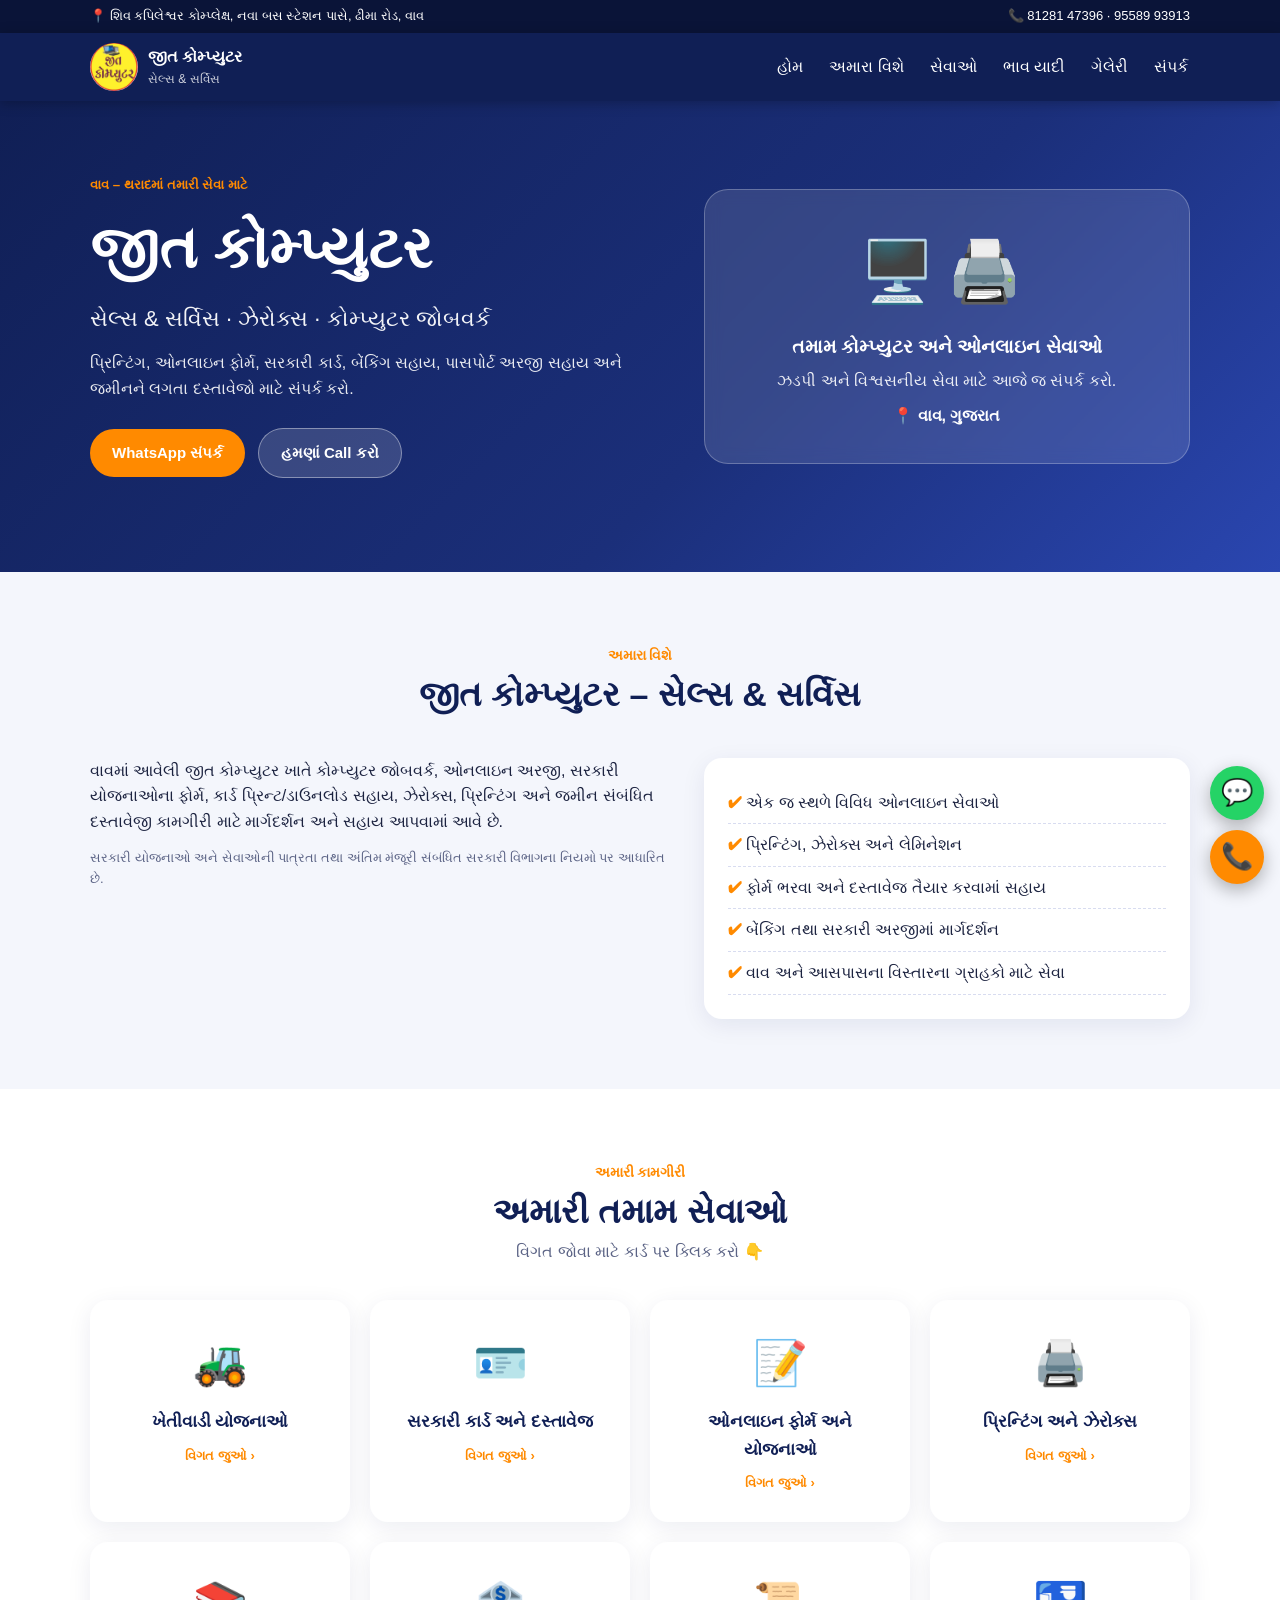
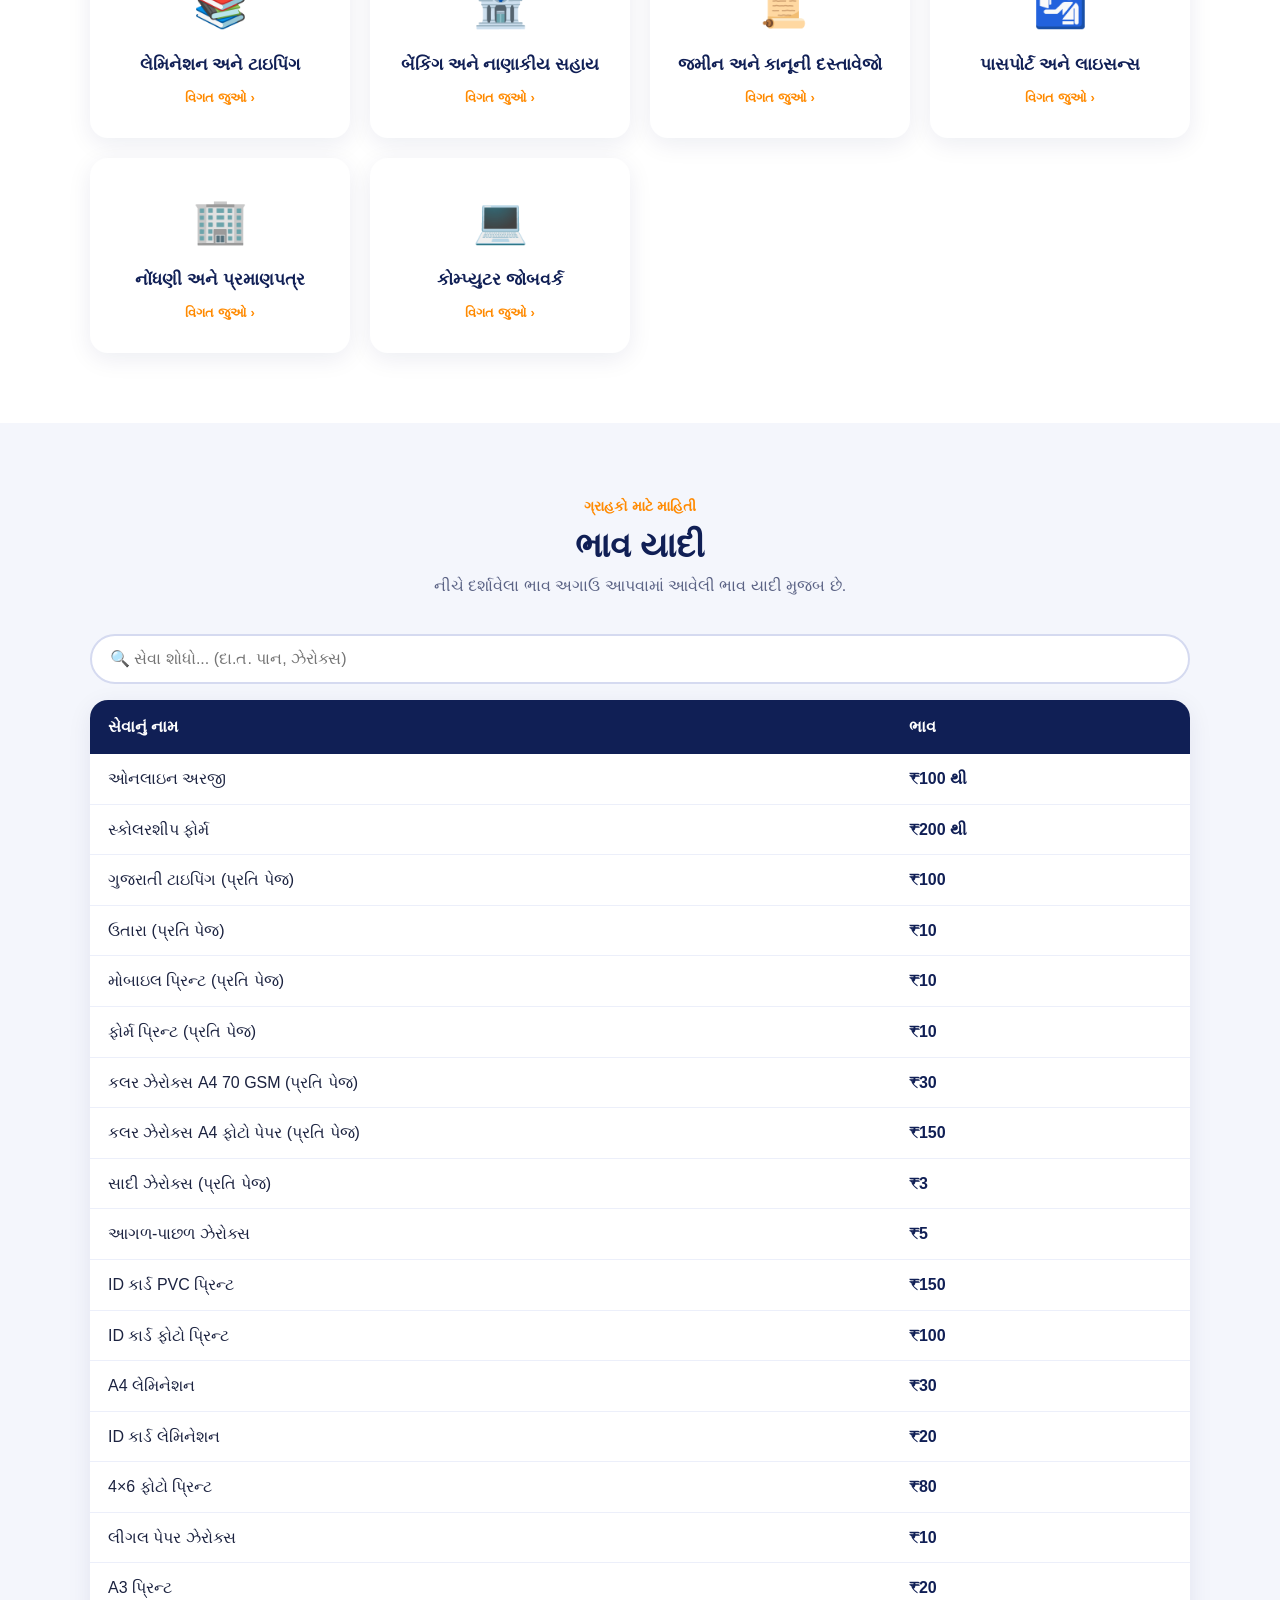
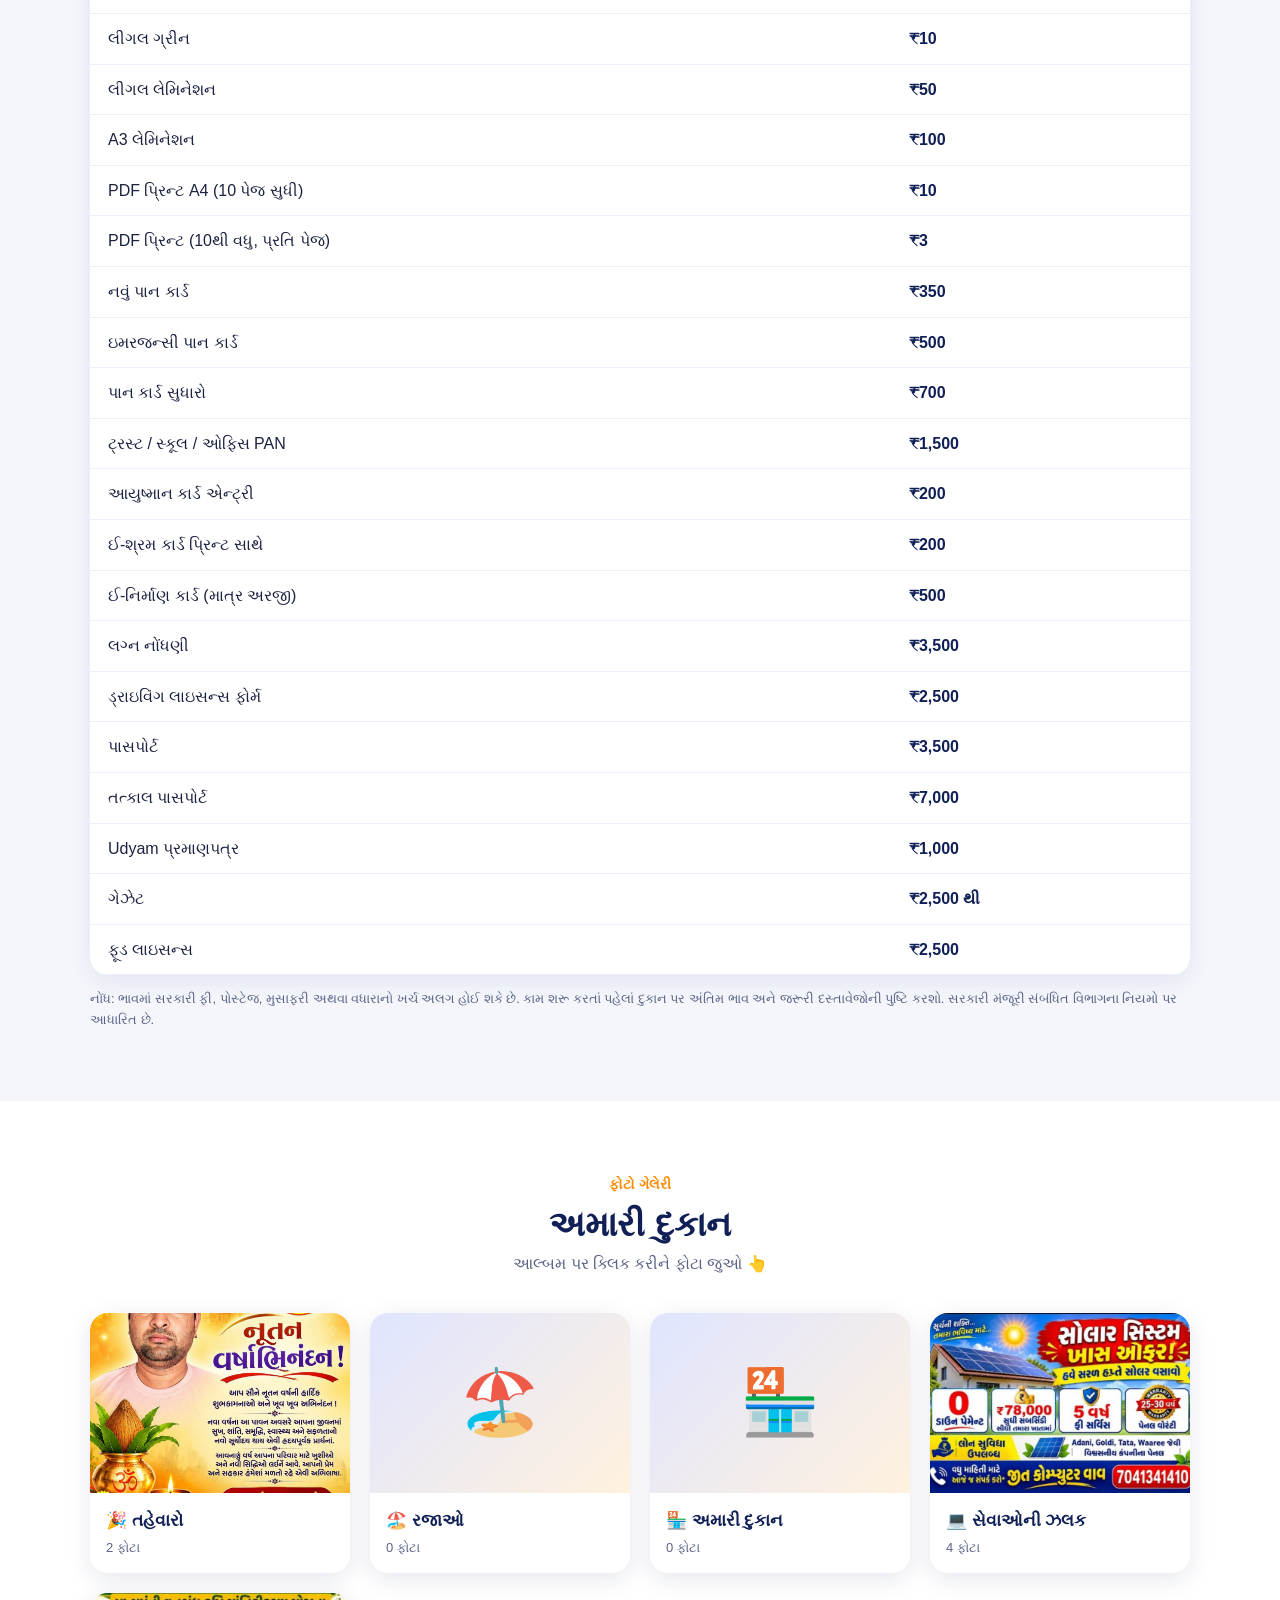
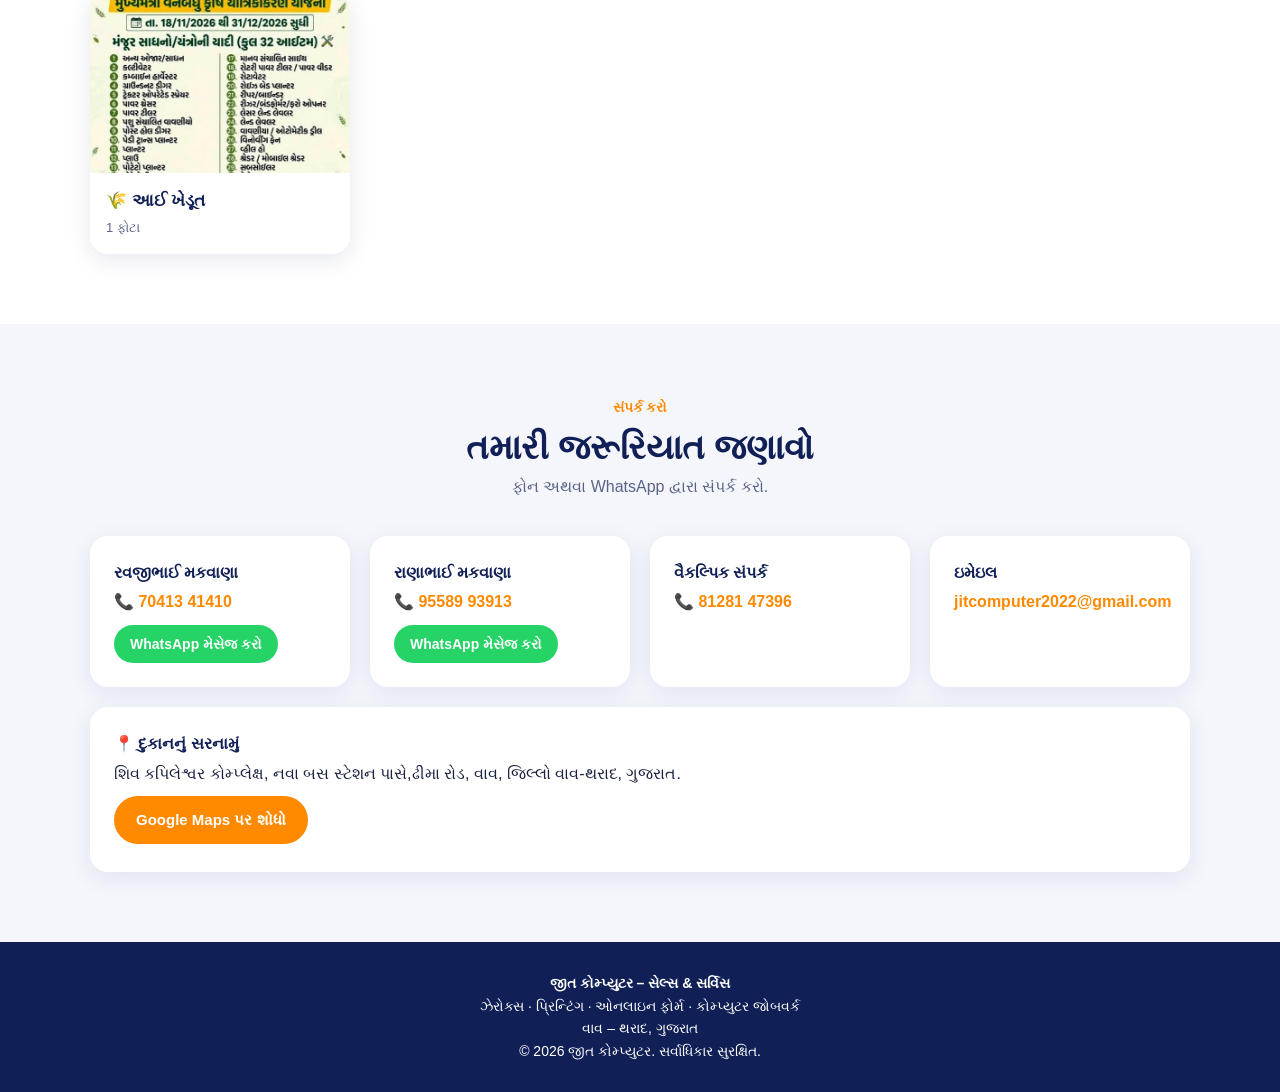
<file: index.html>
<!DOCTYPE html>
<html lang="gu">
<head>
<meta charset="UTF-8">
<meta name="viewport" content="width=device-width, initial-scale=1">
<meta name="theme-color" content="#101f55">
<meta name="description" content="જીત કોમ્પ્યુટર – વાવમાં સેલ્સ અને સર્વિસ, ઝેરોક્સ, પ્રિન્ટિંગ, ઓનલાઇન ફોર્મ, સરકારી કાર્ડ, બેંકિંગ સહાય અને જમીનના દસ્તાવેજો માટે સંપર્ક કરો.">
<title>જીત કોમ્પ્યુટર | સેલ્સ & સર્વિસ | વાવ – થરાદ</title>
<style>
:root{--navy:#101f55;--navy2:#1b2f7a;--accent:#ff8a00;--bg:#f4f6fc;--card:#fff;--text:#1c2340;--muted:#5b6385}
*{box-sizing:border-box;margin:0;padding:0}
html{scroll-behavior:smooth}
body{font-family:"Noto Sans Gujarati","Segoe UI",Arial,sans-serif;background:var(--bg);color:var(--text);line-height:1.6}
a{text-decoration:none;color:inherit}
.container{width:min(1100px,92%);margin:auto}

/* top bar */
.topbar{background:#0a1438;color:#fff;font-size:13px;padding:6px 0}
.topbar .container{display:flex;flex-wrap:wrap;justify-content:space-between;gap:6px}

/* nav */
header{position:sticky;top:0;z-index:50;background:var(--navy);color:#fff;box-shadow:0 2px 12px rgba(0,0,0,.25)}
.nav{display:flex;align-items:center;justify-content:space-between;padding:10px 0}
.logo{display:flex;align-items:center;gap:10px;font-weight:700}
.logo b{background:var(--accent);color:#fff;border-radius:10px;padding:6px 10px}
.logo small{display:block;font-weight:400;font-size:12px;opacity:.8}
nav ul{display:flex;gap:22px;list-style:none}
nav a{padding:6px 2px;border-bottom:2px solid transparent;transition:.25s}
nav a:hover{border-color:var(--accent);color:var(--accent)}
.burger{display:none;background:none;border:0;color:#fff;font-size:28px;cursor:pointer}
@media(max-width:760px){
 .burger{display:block}
 nav ul{position:absolute;left:0;right:0;top:100%;background:var(--navy);flex-direction:column;gap:0;max-height:0;overflow:hidden;transition:max-height .4s}
 nav ul.open{max-height:360px}
 nav li{padding:12px 6%;border-top:1px solid rgba(255,255,255,.1)}
}

/* hero */
.hero{background:linear-gradient(135deg,var(--navy),var(--navy2) 60%,#2a46b0);color:#fff;padding:70px 0 90px;position:relative;overflow:hidden}
.hero .container{display:grid;grid-template-columns:1.2fr 1fr;gap:30px;align-items:center}
.hero small{color:var(--accent);font-weight:600}
.hero h1{font-size:clamp(34px,6vw,58px);margin:6px 0}
.hero h2{font-size:clamp(16px,2.5vw,22px);font-weight:500;opacity:.95;margin-bottom:14px}
.hero p{opacity:.9;margin-bottom:22px}
.btn{display:inline-block;padding:12px 22px;border-radius:50px;font-weight:700;margin:4px 8px 4px 0;transition:.25s;border:0;cursor:pointer;font-size:15px}
.btn.primary{background:var(--accent);color:#fff}
.btn.ghost{background:rgba(255,255,255,.15);color:#fff;border:1px solid rgba(255,255,255,.4)}
.btn:hover{transform:translateY(-3px);box-shadow:0 8px 20px rgba(0,0,0,.3)}
.hero-card{background:rgba(255,255,255,.12);backdrop-filter:blur(8px);border:1px solid rgba(255,255,255,.25);border-radius:24px;padding:34px;text-align:center;animation:float 4s ease-in-out infinite}
.hero-card .icons{font-size:60px;letter-spacing:12px}
@keyframes float{0%,100%{transform:translateY(0)}50%{transform:translateY(-14px)}}
.bubble{position:absolute;border-radius:50%;background:rgba(255,255,255,.07);animation:rise linear infinite}
@keyframes rise{from{transform:translateY(0)}to{transform:translateY(-700px)}}
@media(max-width:760px){.hero .container{grid-template-columns:1fr}}

/* sections */
section{padding:70px 0}
.sec-head{text-align:center;margin-bottom:36px}
.sec-head span{color:var(--accent);font-weight:700;font-size:14px}
.sec-head h2{font-size:clamp(24px,4vw,34px);color:var(--navy)}
.sec-head p{color:var(--muted)}

/* about */
.about{display:grid;grid-template-columns:1.2fr 1fr;gap:30px}
.about ul{list-style:none;background:var(--card);padding:24px;border-radius:18px;box-shadow:0 6px 24px rgba(16,31,85,.08)}
.about li{padding:8px 0;border-bottom:1px dashed #d8dcf0}
.about li:before{content:"✔ ";color:var(--accent);font-weight:700}
@media(max-width:760px){.about{grid-template-columns:1fr}}

/* service cards */
.grid{display:grid;grid-template-columns:repeat(auto-fit,minmax(230px,1fr));gap:20px}
.scard{background:var(--card);border-radius:18px;padding:26px 18px;text-align:center;cursor:pointer;box-shadow:0 6px 24px rgba(16,31,85,.08);transition:.3s;border:2px solid transparent}
.scard:hover{transform:translateY(-8px);border-color:var(--accent);box-shadow:0 14px 34px rgba(16,31,85,.18)}
.scard .ic{font-size:44px;display:block;transition:.3s}
.scard:hover .ic{transform:scale(1.2) rotate(-6deg)}
.scard h3{font-size:17px;margin:10px 0 6px;color:var(--navy)}
.scard em{font-style:normal;font-size:13px;color:var(--accent);font-weight:600}

/* modal */
.overlay{position:fixed;inset:0;background:rgba(5,10,35,.65);display:flex;align-items:center;justify-content:center;padding:16px;opacity:0;pointer-events:none;transition:.3s;z-index:100}
.overlay.show{opacity:1;pointer-events:auto}
.modal{background:#fff;border-radius:22px;width:min(480px,100%);max-height:88vh;overflow:auto;padding:30px 26px;transform:translateY(40px) scale(.94);transition:.35s cubic-bezier(.2,.9,.3,1.2);position:relative}
.overlay.show .modal{transform:none}
.modal .big{font-size:50px}
.modal h3{color:var(--navy);margin:6px 0 12px}
.modal ul{list-style:none}
.modal li{padding:9px 0;border-bottom:1px dashed #dde0f2}
.modal li:before{content:"➜ ";color:var(--accent)}
.close{position:absolute;right:14px;top:10px;background:#eef0fa;border:0;border-radius:50%;width:36px;height:36px;font-size:20px;cursor:pointer}
.modal .btn{margin-top:16px}

/* prices */
.search{width:100%;padding:14px 18px;border:2px solid #d5daf0;border-radius:50px;font-size:16px;margin-bottom:16px;outline:none;font-family:inherit}
.search:focus{border-color:var(--accent)}
.table-wrap{background:#fff;border-radius:18px;overflow:hidden;box-shadow:0 6px 24px rgba(16,31,85,.08)}
table{width:100%;border-collapse:collapse}
th{background:var(--navy);color:#fff;text-align:left;padding:14px 18px}
td{padding:12px 18px;border-bottom:1px solid #eceffa}
td:last-child{font-weight:700;color:var(--navy);white-space:nowrap}
tbody tr{transition:.2s}
tbody tr:hover{background:#fff4e5}
.note{margin-top:14px;font-size:13px;color:var(--muted)}

/* gallery */
.albums{display:grid;grid-template-columns:repeat(auto-fit,minmax(240px,1fr));gap:20px}
.album{background:#fff;border-radius:18px;overflow:hidden;cursor:pointer;box-shadow:0 6px 24px rgba(16,31,85,.1);transition:.3s}
.album:hover{transform:translateY(-8px);box-shadow:0 14px 34px rgba(16,31,85,.2)}
.album img,.album .ph{width:100%;height:180px;object-fit:cover;display:block;transition:.4s}
.album .ph{display:flex;align-items:center;justify-content:center;font-size:64px;background:linear-gradient(135deg,#dfe5ff,#fff1de)}
.album:hover img{transform:scale(1.08)}
.albinfo{padding:14px 16px;background:#fff;position:relative}
.albinfo h3{color:var(--navy);font-size:17px}
.albinfo span{color:var(--muted);font-size:13px}
.thumbs{display:grid;grid-template-columns:repeat(auto-fill,minmax(110px,1fr));gap:8px;margin-top:10px}
.thumbs img{width:100%;aspect-ratio:1;object-fit:cover;border-radius:10px;cursor:zoom-in;transition:.25s}
.thumbs img:hover{transform:scale(1.06)}
.modal.wide{width:min(760px,100%)}
.empty{text-align:center;color:var(--muted);padding:26px 10px}
.lightbox{background:rgba(0,0,0,.92)}
.lightbox img{max-width:94vw;max-height:84vh;border-radius:12px}
.lbtn{position:absolute;top:50%;transform:translateY(-50%);background:rgba(255,255,255,.22);color:#fff;border:0;width:46px;height:46px;border-radius:50%;font-size:28px;cursor:pointer;z-index:2}
.lbtn.prev{left:10px}.lbtn.next{right:10px}
#lbcount{position:absolute;bottom:18px;color:#fff;font-size:14px}

/* contact */
.ccard{background:#fff;border-radius:18px;padding:24px;box-shadow:0 6px 24px rgba(16,31,85,.08)}
.ccard h4{color:var(--navy);margin-bottom:4px}
.ccard a.t{color:var(--accent);font-weight:700;display:block;margin:4px 0}
.wa{display:inline-block;background:#25d366;color:#fff;border-radius:50px;padding:8px 16px;font-size:14px;font-weight:700;margin-top:6px}
footer{background:var(--navy);color:#fff;text-align:center;padding:30px 0;font-size:14px}

/* floating buttons */
.fab{position:fixed;right:16px;bottom:16px;display:flex;flex-direction:column;gap:10px;z-index:60}
.fab a{width:54px;height:54px;border-radius:50%;display:flex;align-items:center;justify-content:center;font-size:26px;color:#fff;box-shadow:0 6px 18px rgba(0,0,0,.3);animation:pulse 2s infinite}
.fab .w{background:#25d366}.fab .c{background:var(--accent)}
@keyframes pulse{0%{box-shadow:0 0 0 0 rgba(255,138,0,.5)}70%{box-shadow:0 0 0 16px rgba(255,138,0,0)}100%{box-shadow:0 0 0 0 rgba(255,138,0,0)}}

/* scroll reveal */
.reveal{opacity:0;transform:translateY(40px);transition:opacity .7s,transform .7s}
.reveal.in{opacity:1;transform:none}
</style>
</head>
<body>

<div class="topbar"><div class="container">
 <span>📍 શિવ કપિલેશ્વર કોમ્પ્લેક્ષ, નવા બસ સ્ટેશન પાસે, ઢીમા રોડ, વાવ</span>
 <span>📞 <a href="tel:8128147396">81281 47396</a> · <a href="tel:9558993913">95589 93913</a></span>
</div></div>

<header><div class="container nav">
 <a href="#home" class="logo"><img src="logo.jpg" alt="logo" style="width:48px;height:48px;border-radius:50%;object-fit:cover;background:#fff"><span>જીત કોમ્પ્યુટર<small>સેલ્સ & સર્વિસ</small></span></a>
 <button class="burger" id="burger" aria-label="menu">☰</button>
 <nav><ul id="menu">
  <li><a href="#home">હોમ</a></li>
  <li><a href="#about">અમારા વિશે</a></li>
  <li><a href="#services">સેવાઓ</a></li>
  <li><a href="#prices">ભાવ યાદી</a></li>
  <li><a href="#gallery">ગેલેરી</a></li>
  <li><a href="#contact">સંપર્ક</a></li>
 </ul></nav>
</div></header>

<section class="hero" id="home" style="padding-top:70px">
 <div id="bubbles"></div>
 <div class="container">
  <div>
   <small>વાવ – થરાદમાં તમારી સેવા માટે</small>
   <h1>જીત કોમ્પ્યુટર</h1>
   <h2>સેલ્સ & સર્વિસ · ઝેરોક્સ · કોમ્પ્યુટર જોબવર્ક</h2>
   <p>પ્રિન્ટિંગ, ઓનલાઇન ફોર્મ, સરકારી કાર્ડ, બેંકિંગ સહાય, પાસપોર્ટ અરજી સહાય અને જમીનને લગતા દસ્તાવેજો માટે સંપર્ક કરો.</p>
   <a class="btn primary" href="https://wa.me/917041341410">WhatsApp સંપર્ક</a>
   <a class="btn ghost" href="tel:7041341410">હમણાં Call કરો</a>
  </div>
  <div class="hero-card">
   <div class="icons">🖥️🖨️</div>
   <h3 style="margin-top:12px">તમામ કોમ્પ્યુટર અને ઓનલાઇન સેવાઓ</h3>
   <p style="margin:6px 0 10px">ઝડપી અને વિશ્વસનીય સેવા માટે આજે જ સંપર્ક કરો.</p>
   <b>📍 વાવ, ગુજરાત</b>
  </div>
 </div>
</section>

<section id="about"><div class="container">
 <div class="sec-head reveal"><span>અમારા વિશે</span><h2>જીત કોમ્પ્યુટર – સેલ્સ & સર્વિસ</h2></div>
 <div class="about reveal">
  <div>
   <p>વાવમાં આવેલી જીત કોમ્પ્યુટર ખાતે કોમ્પ્યુટર જોબવર્ક, ઓનલાઇન અરજી, સરકારી યોજનાઓના ફોર્મ, કાર્ડ પ્રિન્ટ/ડાઉનલોડ સહાય, ઝેરોક્સ, પ્રિન્ટિંગ અને જમીન સંબંધિત દસ્તાવેજી કામગીરી માટે માર્ગદર્શન અને સહાય આપવામાં આવે છે.</p>
   <p class="note">સરકારી યોજનાઓ અને સેવાઓની પાત્રતા તથા અંતિમ મંજૂરી સંબંધિત સરકારી વિભાગના નિયમો પર આધારિત છે.</p>
  </div>
  <ul>
   <li>એક જ સ્થળે વિવિધ ઓનલાઇન સેવાઓ</li>
   <li>પ્રિન્ટિંગ, ઝેરોક્સ અને લેમિનેશન</li>
   <li>ફોર્મ ભરવા અને દસ્તાવેજ તૈયાર કરવામાં સહાય</li>
   <li>બેંકિંગ તથા સરકારી અરજીમાં માર્ગદર્શન</li>
   <li>વાવ અને આસપાસના વિસ્તારના ગ્રાહકો માટે સેવા</li>
  </ul>
 </div>
</div></section>

<section id="services" style="background:#fff"><div class="container">
 <div class="sec-head reveal"><span>અમારી કામગીરી</span><h2>અમારી તમામ સેવાઓ</h2><p>વિગત જોવા માટે કાર્ડ પર ક્લિક કરો 👇</p></div>
 <div class="grid" id="serviceGrid"></div>
</div></section>

<section id="prices"><div class="container">
 <div class="sec-head reveal"><span>ગ્રાહકો માટે માહિતી</span><h2>ભાવ યાદી</h2><p>નીચે દર્શાવેલા ભાવ અગાઉ આપવામાં આવેલી ભાવ યાદી મુજબ છે.</p></div>
 <input class="search" id="search" placeholder="🔍 સેવા શોધો... (દા.ત. પાન, ઝેરોક્સ)">
 <div class="table-wrap reveal"><table>
  <thead><tr><th>સેવાનું નામ</th><th>ભાવ</th></tr></thead>
  <tbody id="priceBody"></tbody>
 </table></div>
 <p class="note">નોંધ: ભાવમાં સરકારી ફી, પોસ્ટેજ, મુસાફરી અથવા વધારાનો ખર્ચ અલગ હોઈ શકે છે. કામ શરૂ કરતાં પહેલાં દુકાન પર અંતિમ ભાવ અને જરૂરી દસ્તાવેજોની પુષ્ટિ કરશો. સરકારી મંજૂરી સંબંધિત વિભાગના નિયમો પર આધારિત છે.</p>
</div></section>

<section id="gallery" style="background:#fff"><div class="container">
 <div class="sec-head reveal"><span>ફોટો ગેલેરી</span><h2>અમારી દુકાન</h2><p>આલ્બમ પર ક્લિક કરીને ફોટા જુઓ 👆</p></div>
 <div class="albums" id="albums"></div>
</div></section>

<section id="contact"><div class="container">
 <div class="sec-head reveal"><span>સંપર્ક કરો</span><h2>તમારી જરૂરિયાત જણાવો</h2><p>ફોન અથવા WhatsApp દ્વારા સંપર્ક કરો.</p></div>
 <div class="grid">
  <div class="ccard reveal"><h4>રવજીભાઈ મકવાણા</h4><a class="t" href="tel:7041341410">📞 70413 41410</a><a class="wa" href="https://wa.me/917041341410">WhatsApp મેસેજ કરો</a></div>
  <div class="ccard reveal"><h4>રાણાભાઈ મકવાણા</h4><a class="t" href="tel:9558993913">📞 95589 93913</a><a class="wa" href="https://wa.me/919558993913">WhatsApp મેસેજ કરો</a></div>
  <div class="ccard reveal"><h4>વૈકલ્પિક સંપર્ક</h4><a class="t" href="tel:8128147396">📞 81281 47396</a><p class="note"></p></div>
  <div class="ccard reveal"><h4>ઇમેઇલ</h4><a class="t" href="mailto:jitcomputer2022@gmail.com">jitcomputer2022@gmail.com</a></div>
  <div class="ccard reveal" style="grid-column:1/-1"><h4>📍 દુકાનનું સરનામું</h4><p>શિવ કપિલેશ્વર કોમ્પ્લેક્ષ, નવા બસ સ્ટેશન પાસે,ઢીમા રોડ, વાવ, જિલ્લો વાવ-થરાદ, ગુજરાત.</p>
<a class="btn primary" style="margin-top:10px" href="https://maps.app.goo.gl/eeWiP2bJNYET1tQm6">Google Maps પર શોધો</a> </div>
</div></section>

<footer>
 <b>જીત કોમ્પ્યુટર – સેલ્સ & સર્વિસ</b><br>ઝેરોક્સ · પ્રિન્ટિંગ · ઓનલાઇન ફોર્મ · કોમ્પ્યુટર જોબવર્ક<br>વાવ – થરાદ, ગુજરાત<br>© 2026 જીત કોમ્પ્યુટર. સર્વાધિકાર સુરક્ષિત.
</footer>

<div class="fab">
 <a class="w" href="https://wa.me/917041341410" aria-label="WhatsApp">💬</a>
 <a class="c" href="tel:8128147396" aria-label="Call">📞</a>
</div>

<!-- popup -->
<div class="overlay" id="overlay"><div class="modal" id="modal"></div></div>
<div class="overlay" id="albOverlay"><div class="modal wide" id="albModal"></div></div>
<div class="overlay lightbox" id="lightbox">
 <button class="lbtn prev" id="lbprev">‹</button>
 <img id="lbimg" alt="">
 <button class="lbtn next" id="lbnext">›</button>
 <div id="lbcount"></div>
</div>

<script>
/* ===== સેવાઓ (અહીં નવી સેવા ઉમેરી શકાય) ===== */
const services=[
 {i:"🚜",t:"ખેતીવાડી યોજનાઓ",l:["કલ્ટિવેટર","પાવર થ્રેશર","ગોડાઉન","હાર્વેસ્ટર","હળ (પ્લાઉ)","બટાટા વાવણી યંત્ર (પોટેટો પ્લાન્ટર)","બટાટા ખોદવાનું યંત્ર (પોટેટો ડિગર)","બ્રશ કટર","માનવ સંચાલિત સાધનો","પાવર ટિલર","રીપર / બાઇન્ડર","વાવણી / ઓટોમેટિક ડ્રીલ","હેરો","કાપણીના તમામ પ્રકારના સાધનો","ટ્રેક્ટર","ટ્રેક્ટર ટ્રેલર","વિનોઇંગ ફેન","રોટાવેટર","લેન્ડ લેવલર"]},
 {i:"🪪",t:"સરકારી કાર્ડ અને દસ્તાવેજ",l:["આયુષ્માન ભારત કાર્ડ","ઈ-શ્રમ કાર્ડ","પાન કાર્ડ અરજી અને પ્રિન્ટ","આધાર કાર્ડ પ્રિન્ટ અને ડાઉનલોડ સહાય","ચૂંટણી કાર્ડ અરજી અને પ્રિન્ટ","PVC આધાર કાર્ડ"]},
 {i:"📝",t:"ઓનલાઇન ફોર્મ અને યોજનાઓ",l:["વિવિધ ઓનલાઇન ફોર્મ","સ્કોલરશીપ ફોર્મ","આઈ-ખેડૂત પોર્ટલ ફોર્મ","ફાર્મર રજિસ્ટ્રી","લાઇટ બિલ અને નવા કનેક્શનની અરજી સહાય","રેલવે ટિકિટ બુકિંગ સહાય"]},
 {i:"🖨️",t:"પ્રિન્ટિંગ અને ઝેરોક્સ",l:["કલર પ્રિન્ટ અને કલર ઝેરોક્સ","સાદી તથા આગળ-પાછળ ઝેરોક્સ","A4 અને A3 પ્રિન્ટ","ફોટો પેપર અને પાસપોર્ટ સાઇઝ ફોટા","PDF અને મોબાઇલ પ્રિન્ટ","PVC કાર્ડ અને ID કાર્ડ પ્રિન્ટ"]},
 {i:"📚",t:"લેમિનેશન અને ટાઇપિંગ",l:["A4 અને લીગલ લેમિનેશન","કલર લેમિનેશન","ID કાર્ડ લેમિનેશન","ગુજરાતી ટાઇપિંગ","દસ્તાવેજ તૈયાર કરવાનું કામ","કાર્ટ્રિજ રિફિલિંગ"]},
 {i:"🏦",t:"બેંકિંગ અને નાણાકીય સહાય",l:["SBI બેંક ખાતું ખોલવામાં સહાય","ATM કાર્ડ માટે અરજી સહાય","બેંક સંબંધિત ફોર્મ સહાય","વીજળી બિલ ભરવાની સહાય"]},
 {i:"📜",t:"જમીન અને કાનૂની દસ્તાવેજો",l:["સ્ટેમ્પ અને દસ્તાવેજ","સોગંદનામું","બાનાખત અને કબૂલાતનામું","વેચાણ લેખ","હક્ક કમી લેખ અને હક્ક દાખલ","સંમતિ લેખ","ભાઈઓ વચ્ચે ભાગ વહેંચણી"]},
 {i:"🛂",t:"પાસપોર્ટ અને લાઇસન્સ",l:["પાસપોર્ટ અરજી સહાય","તત્કાલ પાસપોર્ટ અરજી સહાય","ડ્રાઇવિંગ લાઇસન્સ ફોર્મ","પાસપોર્ટ સાઇઝ ફોટો"]},
 {i:"🏢",t:"નોંધણી અને પ્રમાણપત્ર",l:["લગ્ન નોંધણી","ઉદ્યોગ આધાર / Udyam પ્રમાણપત્ર","ફૂડ લાઇસન્સ અરજી સહાય","ગેઝેટ સંબંધિત કામગીરી"]},
 {i:"💻",t:"કોમ્પ્યુટર જોબવર્ક",l:["કોમ્પ્યુટર સંબંધિત સામાન્ય જોબવર્ક","ઓનલાઇન અરજી અને ફોર્મ ભરવું","દસ્તાવેજ સ્કેન અને પ્રિન્ટ","લાઇટ બિલ સંબંધિત અરજી સહાય"]}
];

/* ===== ભાવ યાદી (અહીં ભાવ બદલી શકાય) ===== */
const prices=[
["ઓનલાઇન અરજી","₹100 થી"],["સ્કોલરશીપ ફોર્મ","₹200 થી"],["ગુજરાતી ટાઇપિંગ (પ્રતિ પેજ)","₹100"],["ઉતારા (પ્રતિ પેજ)","₹10"],
["મોબાઇલ પ્રિન્ટ (પ્રતિ પેજ)","₹10"],["ફોર્મ પ્રિન્ટ (પ્રતિ પેજ)","₹10"],["કલર ઝેરોક્સ A4 70 GSM (પ્રતિ પેજ)","₹30"],
["કલર ઝેરોક્સ A4 ફોટો પેપર (પ્રતિ પેજ)","₹150"],["સાદી ઝેરોક્સ (પ્રતિ પેજ)","₹3"],["આગળ-પાછળ ઝેરોક્સ","₹5"],
["ID કાર્ડ PVC પ્રિન્ટ","₹150"],["ID કાર્ડ ફોટો પ્રિન્ટ","₹100"],["A4 લેમિનેશન","₹30"],["ID કાર્ડ લેમિનેશન","₹20"],
["4×6 ફોટો પ્રિન્ટ","₹80"],["લીગલ પેપર ઝેરોક્સ","₹10"],["A3 પ્રિન્ટ","₹20"],["લીગલ ગ્રીન","₹10"],["લીગલ લેમિનેશન","₹50"],
["A3 લેમિનેશન","₹100"],["PDF પ્રિન્ટ A4 (10 પેજ સુધી)","₹10"],["PDF પ્રિન્ટ (10થી વધુ, પ્રતિ પેજ)","₹3"],
["નવું પાન કાર્ડ","₹350"],["ઇમરજન્સી પાન કાર્ડ","₹500"],["પાન કાર્ડ સુધારો","₹700"],["ટ્રસ્ટ / સ્કૂલ / ઓફિસ PAN","₹1,500"],
["આયુષ્માન કાર્ડ એન્ટ્રી","₹200"],["ઈ-શ્રમ કાર્ડ પ્રિન્ટ સાથે","₹200"],["ઈ-નિર્માણ કાર્ડ (માત્ર અરજી)","₹500"],
["લગ્ન નોંધણી","₹3,500"],["ડ્રાઇવિંગ લાઇસન્સ ફોર્મ","₹2,500"],["પાસપોર્ટ","₹3,500"],["તત્કાલ પાસપોર્ટ","₹7,000"],
["Udyam પ્રમાણપત્ર","₹1,000"],["ગેઝેટ","₹2,500 થી"],["ફૂડ લાઇસન્સ","₹2,500"]
];

/* ===== ગેલેરી આલ્બમ =====
   દરેક આલ્બમમાં: name (નામ), icon (ઇમોજી), photos (ફોટાના નામ).
   GitHub માં ફોટા અપલોડ કરો અને અહીં નામ લખો. નવું આલ્બમ ઉમેરવા એક {...}, લાઇન કોપી કરો. */
const albums=[
 {name:"તહેવારો",icon:"🎉",photos:["festival1.jpg","diwali.jpg"]},
 {name:"રજાઓ",icon:"🏖️",photos:[]},
 {name:"અમારી દુકાન",icon:"🏪",photos:[]},
 {name:"સેવાઓની ઝલક",icon:"💻",photos:["solar.jpg","vima.jpg","solar1.jpg","solardoc.jpg"]},
 {name:"આઈ ખેડૂત",icon:"🌾",photos:["ikhedut.jpg"]}
];
/* ઉદાહરણ: {name:"દિવાળી",icon:"🪔",photos:["images/diwali1.jpg","images/diwali2.jpg"]}, */

/* ---- build service cards ---- */
const grid=document.getElementById("serviceGrid");
services.forEach((s,idx)=>{
 const d=document.createElement("div");
 d.className="scard reveal";
 d.innerHTML=`<span class="ic">${s.i}</span><h3>${s.t}</h3><em>વિગત જુઓ ›</em>`;
 d.onclick=()=>openModal(idx);
 grid.appendChild(d);
});
const overlay=document.getElementById("overlay"),modal=document.getElementById("modal");
function openModal(i){
 const s=services[i];
 modal.innerHTML=`<button class="close" onclick="closeModal()">✕</button><div class="big">${s.i}</div><h3>${s.t}</h3><ul>${s.l.map(x=>`<li>${x}</li>`).join("")}</ul><a class="btn primary" href="https://wa.me/917041341410?text=${encodeURIComponent(s.t+" વિશે માહિતી જોઈએ છે")}">WhatsApp પર પૂછો</a>`;
 overlay.classList.add("show");
}
function closeModal(){overlay.classList.remove("show")}
overlay.addEventListener("click",e=>{if(e.target===overlay)closeModal()});

/* ---- prices + search ---- */
const body=document.getElementById("priceBody");
function renderPrices(q=""){
 body.innerHTML=prices.filter(p=>p[0].toLowerCase().includes(q.toLowerCase())).map(p=>`<tr><td>${p[0]}</td><td>${p[1]}</td></tr>`).join("")||`<tr><td colspan="2">કંઈ મળ્યું નહિ</td></tr>`;
}
renderPrices();
document.getElementById("search").addEventListener("input",e=>renderPrices(e.target.value));

/* ---- albums ---- */
const albGrid=document.getElementById("albums"),albOverlay=document.getElementById("albOverlay"),albModal=document.getElementById("albModal");
albums.forEach((a,idx)=>{
 const d=document.createElement("div");d.className="album reveal";
 const cover=a.photos[0]?`<img src="${a.photos[0]}" loading="lazy" alt="${a.name}">`:`<div class="ph">${a.icon}</div>`;
 d.innerHTML=`${cover}<div class="albinfo"><h3>${a.icon} ${a.name}</h3><span>${a.photos.length} ફોટા</span></div>`;
 d.onclick=()=>openAlbum(idx);
 albGrid.appendChild(d);
});
function openAlbum(i){
 const a=albums[i];
 albModal.innerHTML=`<button class="close" onclick="closeAlbum()">✕</button><h3>${a.icon} ${a.name}</h3>`+
  (a.photos.length?`<div class="thumbs">${a.photos.map((p,k)=>`<img src="${p}" loading="lazy" alt="" data-k="${k}">`).join("")}</div>`:`<div class="empty">📷 ફોટા ટૂંક સમયમાં ઉમેરાશે</div>`);
 albModal.querySelectorAll(".thumbs img").forEach(im=>im.onclick=()=>openLb(a.photos,+im.dataset.k));
 albOverlay.classList.add("show");
}
function closeAlbum(){albOverlay.classList.remove("show")}
albOverlay.addEventListener("click",e=>{if(e.target===albOverlay)closeAlbum()});

/* ---- lightbox (prev/next + swipe) ---- */
const lb=document.getElementById("lightbox");
let cur=[],ci=0;
function showLb(){document.getElementById("lbimg").src=cur[ci];document.getElementById("lbcount").textContent=(ci+1)+" / "+cur.length}
function openLb(list,i){cur=list;ci=i;showLb();lb.classList.add("show")}
function stepLb(d){ci=(ci+d+cur.length)%cur.length;showLb()}
document.getElementById("lbprev").onclick=e=>{e.stopPropagation();stepLb(-1)};
document.getElementById("lbnext").onclick=e=>{e.stopPropagation();stepLb(1)};
lb.addEventListener("click",e=>{if(e.target===lb)lb.classList.remove("show")});
let sx=0;
lb.addEventListener("touchstart",e=>{sx=e.touches[0].clientX},{passive:true});
lb.addEventListener("touchend",e=>{const dx=e.changedTouches[0].clientX-sx;if(Math.abs(dx)>50)stepLb(dx<0?1:-1)});
document.addEventListener("keydown",e=>{
 if(e.key==="Escape"){closeModal();closeAlbum();lb.classList.remove("show")}
 if(lb.classList.contains("show")){if(e.key==="ArrowRight")stepLb(1);if(e.key==="ArrowLeft")stepLb(-1)}
});

/* ---- mobile menu ---- */
const menu=document.getElementById("menu");
document.getElementById("burger").onclick=()=>menu.classList.toggle("open");
menu.querySelectorAll("a").forEach(a=>a.onclick=()=>menu.classList.remove("open"));

/* ---- hero bubbles ---- */
const bub=document.getElementById("bubbles");
for(let i=0;i<14;i++){
 const b=document.createElement("div");b.className="bubble";
 const s=20+Math.random()*70;
 b.style.cssText=`width:${s}px;height:${s}px;left:${Math.random()*100}%;bottom:-100px;animation-duration:${8+Math.random()*10}s;animation-delay:${-Math.random()*10}s`;
 bub.appendChild(b);
}

/* ---- scroll reveal ---- */
const io=new IntersectionObserver(es=>es.forEach(e=>{if(e.isIntersecting){e.target.classList.add("in");io.unobserve(e.target)}}),{threshold:.12});
document.querySelectorAll(".reveal").forEach(el=>io.observe(el));
</script>
 <script data-goatcounter="https://jitcomputer.goatcounter.com/count" async src="//gc.zgo.at/count.js"></script>
</body>
</html>
</file>
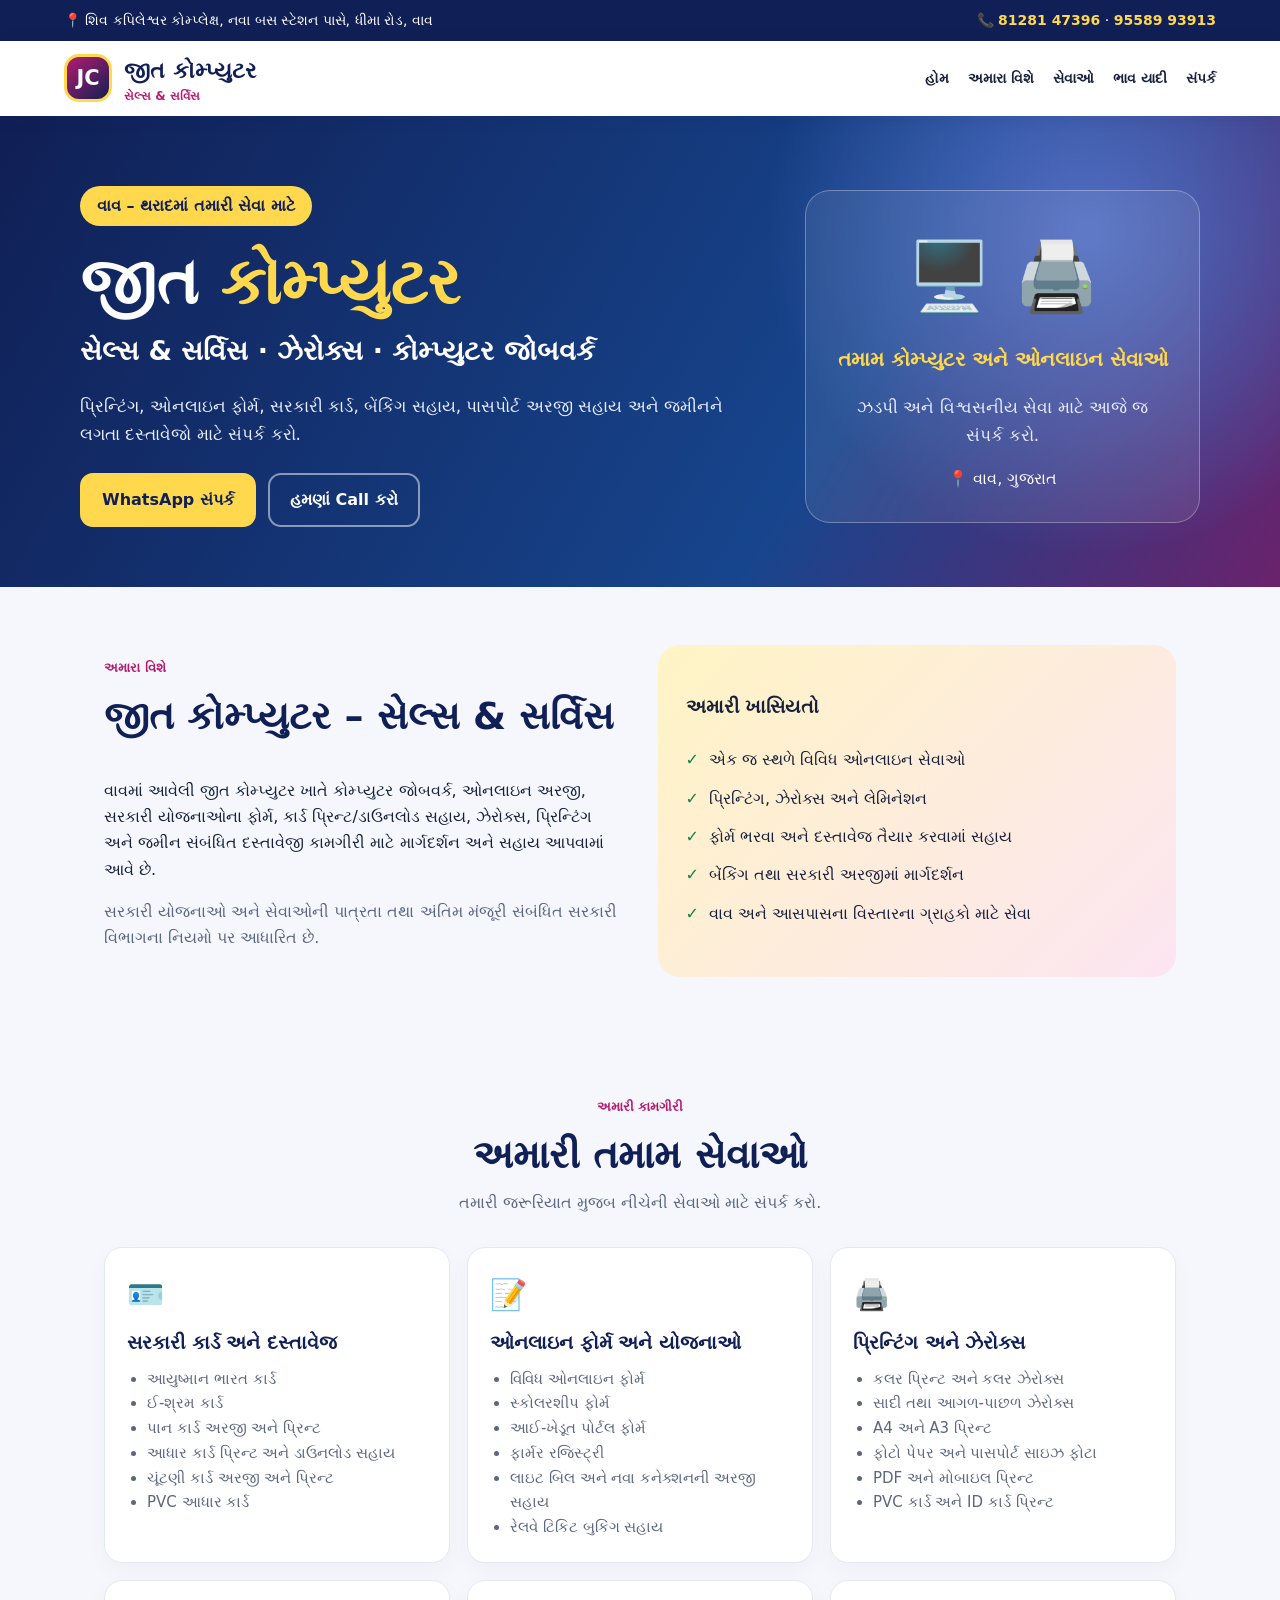
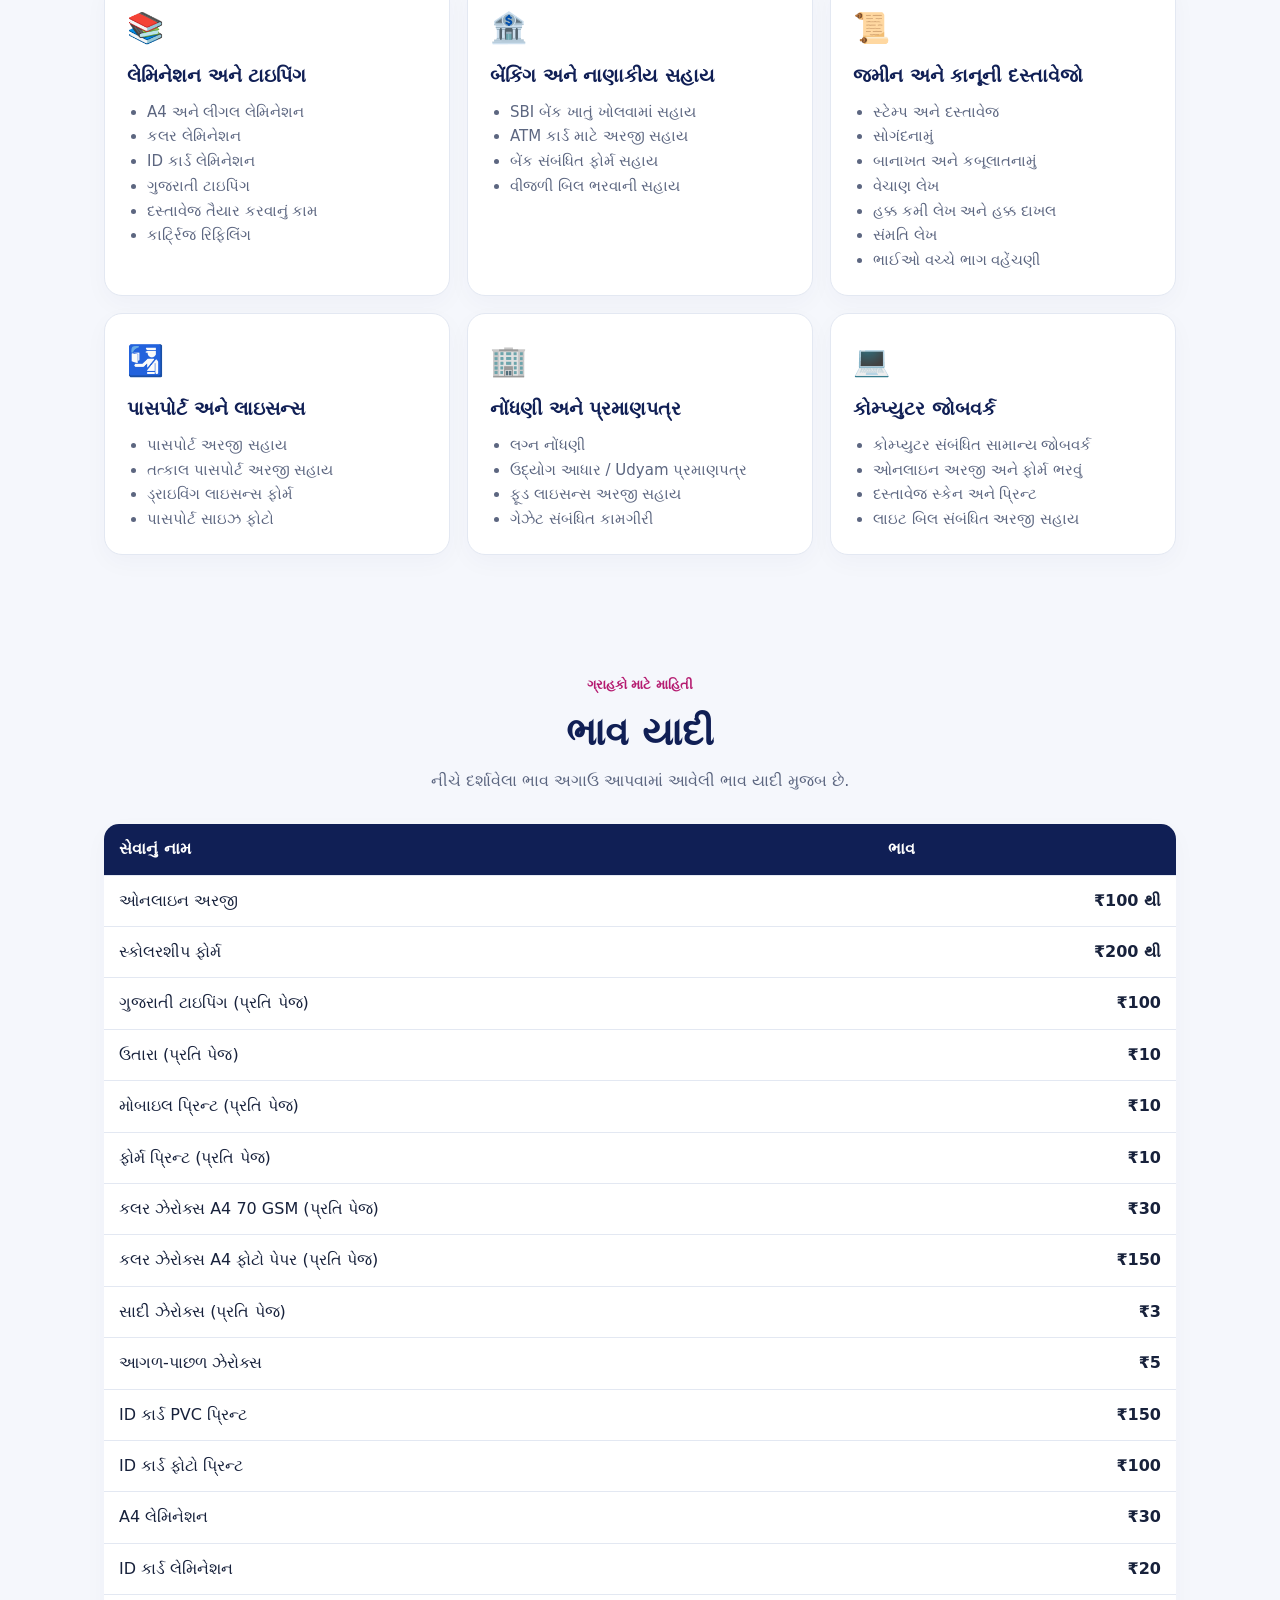
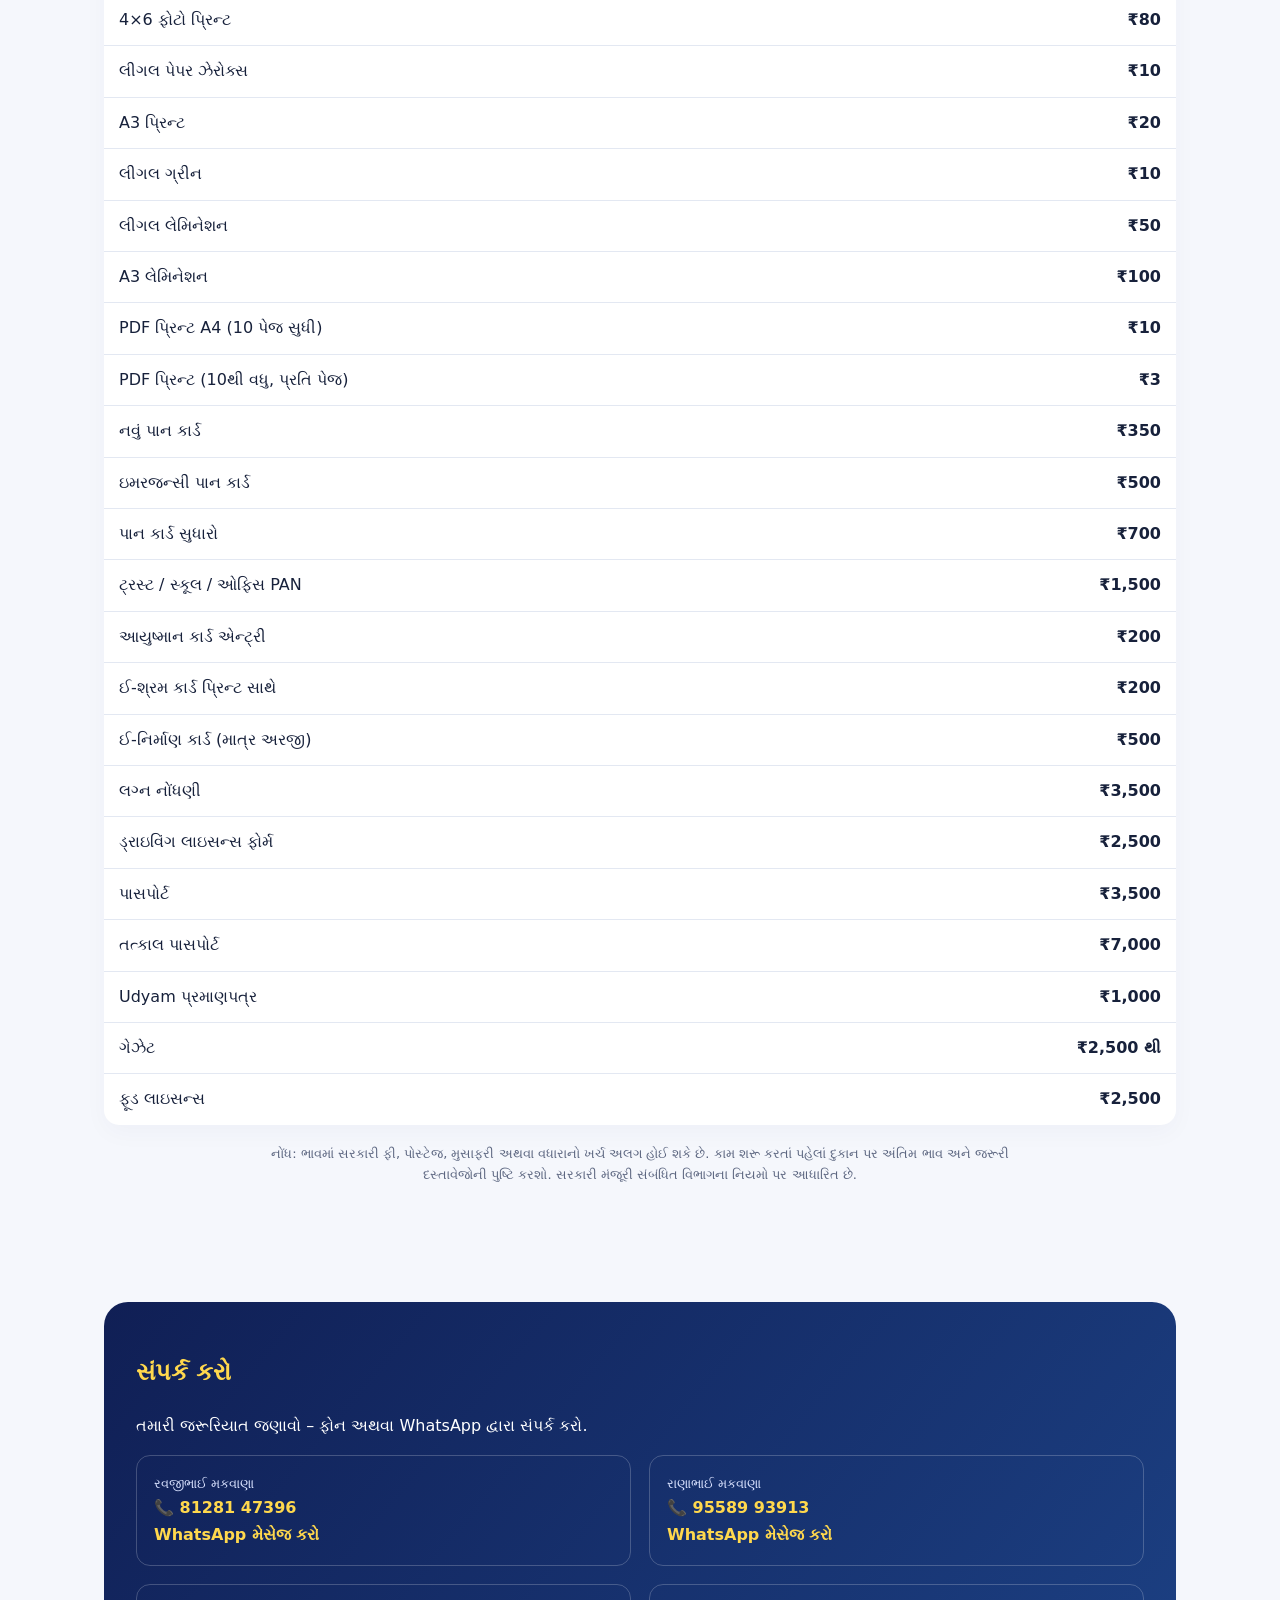
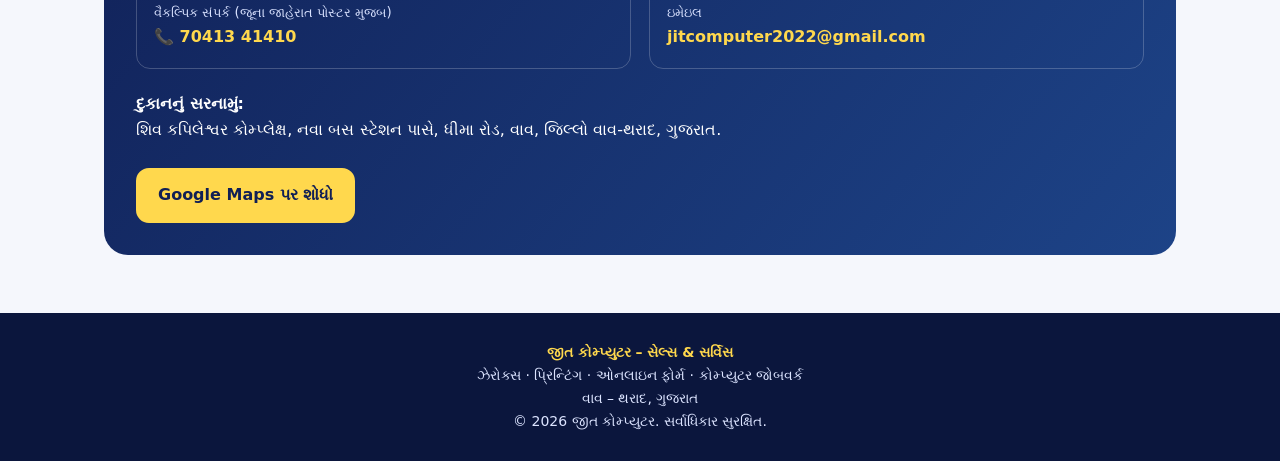
<file: index[1].html>
<!doctype html>
<html lang="gu">
<head>
<meta charset="utf-8"><meta name="viewport" content="width=device-width, initial-scale=1">
<meta name="description" content="જીત કોમ્પ્યુટર – વાવમાં સેલ્સ અને સર્વિસ, ઝેરોક્સ, પ્રિન્ટિંગ, ઓનલાઇન ફોર્મ, સરકારી કાર્ડ, બેંકિંગ સહાય અને જમીનના દસ્તાવેજો માટે સંપર્ક કરો.">
<meta name="theme-color" content="#101f55"><title>જીત કોમ્પ્યુટર | સેલ્સ & સર્વિસ | વાવ – થરાદ</title>
<style>
:root{--navy:#101f55;--blue:#173b83;--pink:#b51b70;--gold:#ffd84d;--ink:#17213b;--muted:#5c6680;--paper:#f5f7fc;--line:#e3e8f2;--white:#fff}*{box-sizing:border-box}html{scroll-behavior:smooth}body{margin:0;font-family:system-ui,"Noto Sans Gujarati","Shruti",sans-serif;color:var(--ink);background:var(--paper);line-height:1.65}a{color:inherit;text-decoration:none}.top{background:var(--navy);color:white;padding:9px 5%;display:flex;justify-content:space-between;gap:12px;flex-wrap:wrap;font-size:14px}.top a{color:var(--gold);font-weight:700}.nav{position:sticky;top:0;z-index:5;background:#fff;box-shadow:0 3px 16px #10204b14;padding:12px 5%;display:flex;align-items:center;justify-content:space-between;gap:18px}.brand{display:flex;align-items:center;gap:12px;font-weight:900;color:var(--navy);font-size:22px}.logo{width:48px;height:48px;border-radius:15px;background:linear-gradient(140deg,var(--pink),var(--navy));color:#fff;display:grid;place-items:center;font-weight:900;font-size:21px;border:3px solid var(--gold)}.brand small{display:block;color:var(--pink);font-size:12px;line-height:1.2}.links{display:flex;gap:19px;flex-wrap:wrap;font-size:14px;font-weight:700}.links a:hover{color:var(--pink)}.hero{background:radial-gradient(circle at 85% 25%,#526fc3 0,transparent 28%),linear-gradient(120deg,#101f55,#17458d 65%,#6b226c);color:white;padding:70px 5% 60px}.hero-in{max-width:1120px;margin:auto;display:grid;grid-template-columns:1.4fr .8fr;align-items:center;gap:35px}.pill{display:inline-block;background:var(--gold);color:var(--navy);font-weight:900;padding:7px 17px;border-radius:30px}.hero h1{font-size:clamp(38px,6vw,64px);line-height:1.2;margin:18px 0 8px}.hero h1 span{color:var(--gold)}.hero h2{font-size:clamp(19px,2.5vw,27px);margin:0 0 18px}.hero p{font-size:17px;color:#e8edff;max-width:680px}.actions{display:flex;gap:12px;flex-wrap:wrap;margin-top:25px}.btn{display:inline-flex;align-items:center;justify-content:center;padding:12px 20px;border-radius:13px;font-weight:900;background:var(--gold);color:var(--navy);border:2px solid var(--gold)}.btn.alt{background:transparent;color:white;border-color:#ffffff80}.hero-card{border:1px solid #ffffff4d;background:#ffffff15;border-radius:25px;padding:30px;text-align:center;backdrop-filter:blur(5px)}.hero-card .emoji{font-size:68px}.hero-card strong{display:block;color:var(--gold);font-size:20px;margin:10px 0}.section{padding:58px 5%;max-width:1200px;margin:auto}.head{text-align:center;margin-bottom:30px}.head small{color:var(--pink);font-weight:900}.head h2{font-size:clamp(27px,4vw,38px);margin:4px 0;color:var(--navy)}.head p{color:var(--muted);margin:0}.grid{display:grid;grid-template-columns:repeat(3,1fr);gap:17px}.card{background:white;border:1px solid var(--line);border-radius:18px;padding:22px;box-shadow:0 8px 25px #12265b08}.card .ico{font-size:30px}.card h3{margin:8px 0;color:var(--navy);font-size:19px}.card p,.card li{color:var(--muted);font-size:15px}.card ul{padding-left:20px;margin:8px 0 0}.about{background:white;border-block:1px solid var(--line)}.about-in{max-width:1100px;margin:auto;display:grid;grid-template-columns:1fr 1fr;gap:35px;align-items:center}.about-box{background:linear-gradient(135deg,#fff4c4,#fce5f2);border-radius:22px;padding:28px}.check{padding:0;list-style:none}.check li{padding:6px 0}.check li:before{content:'✓';color:#14804a;font-weight:900;margin-right:10px}.price-note{font-size:13px;color:var(--muted);text-align:center;margin:18px auto 0;max-width:800px}.price-table{width:100%;border-collapse:collapse;background:white;border-radius:15px;overflow:hidden;box-shadow:0 8px 25px #12265b08}.price-table th,.price-table td{padding:12px 15px;border-bottom:1px solid var(--line);text-align:left}.price-table th{background:var(--navy);color:white}.price-table td:last-child{text-align:right;font-weight:800;white-space:nowrap}.price-table tr:last-child td{border:0}.contact{background:linear-gradient(130deg,#101f55,#1d4387);color:white;border-radius:24px;padding:32px}.contact h2{color:var(--gold)}.contact-grid{display:grid;grid-template-columns:1fr 1fr;gap:18px}.contact-item{padding:17px;border:1px solid #ffffff35;border-radius:14px}.contact-item small{display:block;color:#d9e2ff}.contact-item a{font-weight:800;color:var(--gold)}.footer{background:#0b163d;color:#dce4ff;text-align:center;padding:28px 5%;font-size:14px}.footer strong{color:var(--gold)}.muted{color:var(--muted)}@media(max-width:800px){.hero-in,.about-in,.contact-grid{grid-template-columns:1fr}.grid{grid-template-columns:repeat(2,1fr)}.links{gap:10px}.nav{align-items:flex-start;flex-direction:column}.hero{padding-top:48px}}@media(max-width:540px){.grid{grid-template-columns:1fr}.top{font-size:12px}.section{padding:42px 5%}.price-table th,.price-table td{padding:9px 8px;font-size:13px}.hero-card{padding:20px}}
</style></head>
<body>
<div class="top"><span>📍 શિવ કપિલેશ્વર કોમ્પ્લેક્ષ, નવા બસ સ્ટેશન પાસે, ધીમા રોડ, વાવ</span><span>📞 <a href="tel:8128147396">81281 47396</a> · <a href="tel:9558993913">95589 93913</a></span></div>
<nav class="nav"><a class="brand" href="#home"><span class="logo">JC</span><span>જીત કોમ્પ્યુટર<small>સેલ્સ & સર્વિસ</small></span></a><div class="links"><a href="#home">હોમ</a><a href="#about">અમારા વિશે</a><a href="#services">સેવાઓ</a><a href="#prices">ભાવ યાદી</a><a href="#contact">સંપર્ક</a></div></nav>
<header class="hero" id="home"><div class="hero-in"><div><span class="pill">વાવ – થરાદમાં તમારી સેવા માટે</span><h1>જીત <span>કોમ્પ્યુટર</span></h1><h2>સેલ્સ & સર્વિસ · ઝેરોક્સ · કોમ્પ્યુટર જોબવર્ક</h2><p>પ્રિન્ટિંગ, ઓનલાઇન ફોર્મ, સરકારી કાર્ડ, બેંકિંગ સહાય, પાસપોર્ટ અરજી સહાય અને જમીનને લગતા દસ્તાવેજો માટે સંપર્ક કરો.</p><div class="actions"><a class="btn" href="https://wa.me/918128147396" target="_blank" rel="noopener">WhatsApp સંપર્ક</a><a class="btn alt" href="tel:8128147396">હમણાં Call કરો</a></div></div><div class="hero-card"><div class="emoji">🖥️ 🖨️</div><strong>તમામ કોમ્પ્યુટર અને ઓનલાઇન સેવાઓ</strong><p>ઝડપી અને વિશ્વસનીય સેવા માટે આજે જ સંપર્ક કરો.</p><span>📍 વાવ, ગુજરાત</span></div></div></header>
<section class="section" id="about"><div class="about-in"><div><div class="head" style="text-align:left"><small>અમારા વિશે</small><h2>જીત કોમ્પ્યુટર – સેલ્સ & સર્વિસ</h2></div><p>વાવમાં આવેલી જીત કોમ્પ્યુટર ખાતે કોમ્પ્યુટર જોબવર્ક, ઓનલાઇન અરજી, સરકારી યોજનાઓના ફોર્મ, કાર્ડ પ્રિન્ટ/ડાઉનલોડ સહાય, ઝેરોક્સ, પ્રિન્ટિંગ અને જમીન સંબંધિત દસ્તાવેજી કામગીરી માટે માર્ગદર્શન અને સહાય આપવામાં આવે છે.</p><p class="muted">સરકારી યોજનાઓ અને સેવાઓની પાત્રતા તથા અંતિમ મંજૂરી સંબંધિત સરકારી વિભાગના નિયમો પર આધારિત છે.</p></div><div class="about-box"><h3>અમારી ખાસિયતો</h3><ul class="check"><li>એક જ સ્થળે વિવિધ ઓનલાઇન સેવાઓ</li><li>પ્રિન્ટિંગ, ઝેરોક્સ અને લેમિનેશન</li><li>ફોર્મ ભરવા અને દસ્તાવેજ તૈયાર કરવામાં સહાય</li><li>બેંકિંગ તથા સરકારી અરજીમાં માર્ગદર્શન</li><li>વાવ અને આસપાસના વિસ્તારના ગ્રાહકો માટે સેવા</li></ul></div></div></section>
<section class="section" id="services"><div class="head"><small>અમારી કામગીરી</small><h2>અમારી તમામ સેવાઓ</h2><p>તમારી જરૂરિયાત મુજબ નીચેની સેવાઓ માટે સંપર્ક કરો.</p></div><div class="grid">
<article class="card"><div class="ico">🪪</div><h3>સરકારી કાર્ડ અને દસ્તાવેજ</h3><ul><li>આયુષ્માન ભારત કાર્ડ</li><li>ઈ-શ્રમ કાર્ડ</li><li>પાન કાર્ડ અરજી અને પ્રિન્ટ</li><li>આધાર કાર્ડ પ્રિન્ટ અને ડાઉનલોડ સહાય</li><li>ચૂંટણી કાર્ડ અરજી અને પ્રિન્ટ</li><li>PVC આધાર કાર્ડ</li></ul></article>
<article class="card"><div class="ico">📝</div><h3>ઓનલાઇન ફોર્મ અને યોજનાઓ</h3><ul><li>વિવિધ ઓનલાઇન ફોર્મ</li><li>સ્કોલરશીપ ફોર્મ</li><li>આઈ-ખેડૂત પોર્ટલ ફોર્મ</li><li>ફાર્મર રજિસ્ટ્રી</li><li>લાઇટ બિલ અને નવા કનેક્શનની અરજી સહાય</li><li>રેલવે ટિકિટ બુકિંગ સહાય</li></ul></article>
<article class="card"><div class="ico">🖨️</div><h3>પ્રિન્ટિંગ અને ઝેરોક્સ</h3><ul><li>કલર પ્રિન્ટ અને કલર ઝેરોક્સ</li><li>સાદી તથા આગળ-પાછળ ઝેરોક્સ</li><li>A4 અને A3 પ્રિન્ટ</li><li>ફોટો પેપર અને પાસપોર્ટ સાઇઝ ફોટા</li><li>PDF અને મોબાઇલ પ્રિન્ટ</li><li>PVC કાર્ડ અને ID કાર્ડ પ્રિન્ટ</li></ul></article>
<article class="card"><div class="ico">📚</div><h3>લેમિનેશન અને ટાઇપિંગ</h3><ul><li>A4 અને લીગલ લેમિનેશન</li><li>કલર લેમિનેશન</li><li>ID કાર્ડ લેમિનેશન</li><li>ગુજરાતી ટાઇપિંગ</li><li>દસ્તાવેજ તૈયાર કરવાનું કામ</li><li>કાર્ટ્રિજ રિફિલિંગ</li></ul></article>
<article class="card"><div class="ico">🏦</div><h3>બેંકિંગ અને નાણાકીય સહાય</h3><ul><li>SBI બેંક ખાતું ખોલવામાં સહાય</li><li>ATM કાર્ડ માટે અરજી સહાય</li><li>બેંક સંબંધિત ફોર્મ સહાય</li><li>વીજળી બિલ ભરવાની સહાય</li></ul></article>
<article class="card"><div class="ico">📜</div><h3>જમીન અને કાનૂની દસ્તાવેજો</h3><ul><li>સ્ટેમ્પ અને દસ્તાવેજ</li><li>સોગંદનામું</li><li>બાનાખત અને કબૂલાતનામું</li><li>વેચાણ લેખ</li><li>હક્ક કમી લેખ અને હક્ક દાખલ</li><li>સંમતિ લેખ</li><li>ભાઈઓ વચ્ચે ભાગ વહેંચણી</li></ul></article>
<article class="card"><div class="ico">🛂</div><h3>પાસપોર્ટ અને લાઇસન્સ</h3><ul><li>પાસપોર્ટ અરજી સહાય</li><li>તત્કાલ પાસપોર્ટ અરજી સહાય</li><li>ડ્રાઇવિંગ લાઇસન્સ ફોર્મ</li><li>પાસપોર્ટ સાઇઝ ફોટો</li></ul></article>
<article class="card"><div class="ico">🏢</div><h3>નોંધણી અને પ્રમાણપત્ર</h3><ul><li>લગ્ન નોંધણી</li><li>ઉદ્યોગ આધાર / Udyam પ્રમાણપત્ર</li><li>ફૂડ લાઇસન્સ અરજી સહાય</li><li>ગેઝેટ સંબંધિત કામગીરી</li></ul></article>
<article class="card"><div class="ico">💻</div><h3>કોમ્પ્યુટર જોબવર્ક</h3><ul><li>કોમ્પ્યુટર સંબંધિત સામાન્ય જોબવર્ક</li><li>ઓનલાઇન અરજી અને ફોર્મ ભરવું</li><li>દસ્તાવેજ સ્કેન અને પ્રિન્ટ</li><li>લાઇટ બિલ સંબંધિત અરજી સહાય</li></ul></article>
</div></section>
<section class="section" id="prices"><div class="head"><small>ગ્રાહકો માટે માહિતી</small><h2>ભાવ યાદી</h2><p>નીચે દર્શાવેલા ભાવ અગાઉ આપવામાં આવેલી ભાવ યાદી મુજબ છે.</p></div>
<table class="price-table"><thead><tr><th>સેવાનું નામ</th><th>ભાવ</th></tr></thead><tbody>
<tr><td>ઓનલાઇન અરજી</td><td>₹100 થી</td></tr><tr><td>સ્કોલરશીપ ફોર્મ</td><td>₹200 થી</td></tr><tr><td>ગુજરાતી ટાઇપિંગ (પ્રતિ પેજ)</td><td>₹100</td></tr><tr><td>ઉતારા (પ્રતિ પેજ)</td><td>₹10</td></tr><tr><td>મોબાઇલ પ્રિન્ટ (પ્રતિ પેજ)</td><td>₹10</td></tr><tr><td>ફોર્મ પ્રિન્ટ (પ્રતિ પેજ)</td><td>₹10</td></tr>
<tr><td>કલર ઝેરોક્સ A4 70 GSM (પ્રતિ પેજ)</td><td>₹30</td></tr><tr><td>કલર ઝેરોક્સ A4 ફોટો પેપર (પ્રતિ પેજ)</td><td>₹150</td></tr><tr><td>સાદી ઝેરોક્સ (પ્રતિ પેજ)</td><td>₹3</td></tr><tr><td>આગળ-પાછળ ઝેરોક્સ</td><td>₹5</td></tr><tr><td>ID કાર્ડ PVC પ્રિન્ટ</td><td>₹150</td></tr><tr><td>ID કાર્ડ ફોટો પ્રિન્ટ</td><td>₹100</td></tr><tr><td>A4 લેમિનેશન</td><td>₹30</td></tr><tr><td>ID કાર્ડ લેમિનેશન</td><td>₹20</td></tr><tr><td>4×6 ફોટો પ્રિન્ટ</td><td>₹80</td></tr><tr><td>લીગલ પેપર ઝેરોક્સ</td><td>₹10</td></tr><tr><td>A3 પ્રિન્ટ</td><td>₹20</td></tr><tr><td>લીગલ ગ્રીન</td><td>₹10</td></tr><tr><td>લીગલ લેમિનેશન</td><td>₹50</td></tr><tr><td>A3 લેમિનેશન</td><td>₹100</td></tr><tr><td>PDF પ્રિન્ટ A4 (10 પેજ સુધી)</td><td>₹10</td></tr><tr><td>PDF પ્રિન્ટ (10થી વધુ, પ્રતિ પેજ)</td><td>₹3</td></tr>
<tr><td>નવું પાન કાર્ડ</td><td>₹350</td></tr><tr><td>ઇમરજન્સી પાન કાર્ડ</td><td>₹500</td></tr><tr><td>પાન કાર્ડ સુધારો</td><td>₹700</td></tr><tr><td>ટ્રસ્ટ / સ્કૂલ / ઓફિસ PAN</td><td>₹1,500</td></tr><tr><td>આયુષ્માન કાર્ડ એન્ટ્રી</td><td>₹200</td></tr><tr><td>ઈ-શ્રમ કાર્ડ પ્રિન્ટ સાથે</td><td>₹200</td></tr><tr><td>ઈ-નિર્માણ કાર્ડ (માત્ર અરજી)</td><td>₹500</td></tr>
<tr><td>લગ્ન નોંધણી</td><td>₹3,500</td></tr><tr><td>ડ્રાઇવિંગ લાઇસન્સ ફોર્મ</td><td>₹2,500</td></tr><tr><td>પાસપોર્ટ</td><td>₹3,500</td></tr><tr><td>તત્કાલ પાસપોર્ટ</td><td>₹7,000</td></tr><tr><td>Udyam પ્રમાણપત્ર</td><td>₹1,000</td></tr><tr><td>ગેઝેટ</td><td>₹2,500 થી</td></tr><tr><td>ફૂડ લાઇસન્સ</td><td>₹2,500</td></tr>
</tbody></table><p class="price-note">નોંધ: ભાવમાં સરકારી ફી, પોસ્ટેજ, મુસાફરી અથવા વધારાનો ખર્ચ અલગ હોઈ શકે છે. કામ શરૂ કરતાં પહેલાં દુકાન પર અંતિમ ભાવ અને જરૂરી દસ્તાવેજોની પુષ્ટિ કરશો. સરકારી મંજૂરી સંબંધિત વિભાગના નિયમો પર આધારિત છે.</p></section>
<section class="section" id="contact"><div class="contact"><h2>સંપર્ક કરો</h2><p>તમારી જરૂરિયાત જણાવો – ફોન અથવા WhatsApp દ્વારા સંપર્ક કરો.</p><div class="contact-grid"><div class="contact-item"><small>રવજીભાઈ મકવાણા</small><a href="tel:8128147396">📞 81281 47396</a><br><a href="https://wa.me/918128147396" target="_blank" rel="noopener">WhatsApp મેસેજ કરો</a></div><div class="contact-item"><small>રાણાભાઈ મકવાણા</small><a href="tel:9558993913">📞 95589 93913</a><br><a href="https://wa.me/919558993913" target="_blank" rel="noopener">WhatsApp મેસેજ કરો</a></div><div class="contact-item"><small>વૈકલ્પિક સંપર્ક (જૂના જાહેરાત પોસ્ટર મુજબ)</small><a href="tel:7041341410">📞 70413 41410</a></div><div class="contact-item"><small>ઇમેઇલ</small><a href="mailto:jitcomputer2022@gmail.com">jitcomputer2022@gmail.com</a></div></div><p style="margin-top:22px"><strong>દુકાનનું સરનામું:</strong><br>શિવ કપિલેશ્વર કોમ્પ્લેક્ષ, નવા બસ સ્ટેશન પાસે, ધીમા રોડ, વાવ, જિલ્લો વાવ-થરાદ, ગુજરાત.</p><div class="actions"><a class="btn" target="_blank" rel="noopener" href="https://www.google.com/maps/search/?api=1&query=Shiv+Kapileshwar+Complex+New+Bus+Station+Dheema+Road+Vav+Gujarat">Google Maps પર શોધો</a></div></div></section>
<footer class="footer"><strong>જીત કોમ્પ્યુટર – સેલ્સ & સર્વિસ</strong><br>ઝેરોક્સ · પ્રિન્ટિંગ · ઓનલાઇન ફોર્મ · કોમ્પ્યુટર જોબવર્ક<br>વાવ – થરાદ, ગુજરાત<br>© 2026 જીત કોમ્પ્યુટર. સર્વાધિકાર સુરક્ષિત.</footer>
</body></html>
</file>
